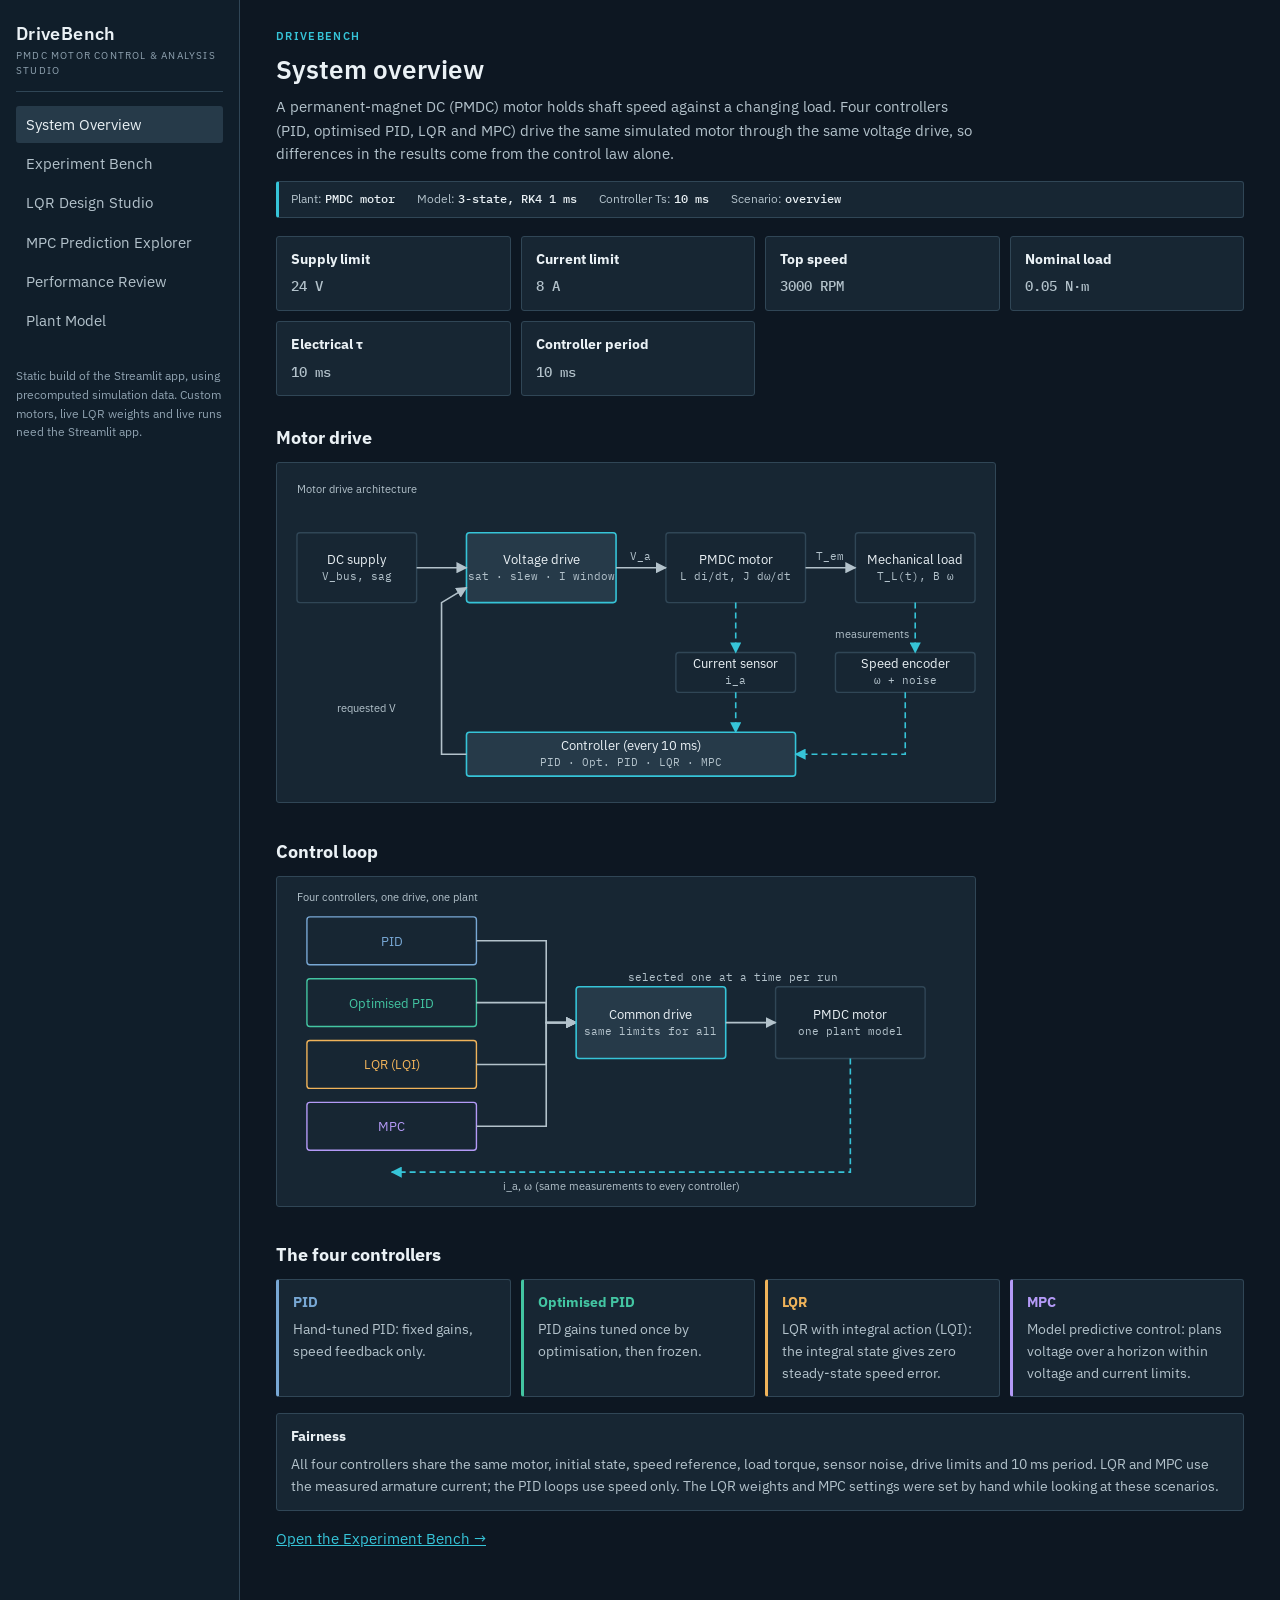
<file: web/index.html>
<!DOCTYPE html>
<html lang="en">
  <head>
    <meta charset="utf-8" />
    <meta name="viewport" content="width=device-width, initial-scale=1" />
    <title>DriveBench · PMDC Motor Control &amp; Analysis Studio</title>
    <link rel="stylesheet" href="https://fonts.googleapis.com/css2?family=IBM+Plex+Mono:wght@400;500&family=IBM+Plex+Sans:wght@400;500;600&display=swap" />
    <link rel="stylesheet" href="css/lab.css" />
  </head>
  <body>
    <div class="shell" id="shell"></div>
    <script type="module">
      import { shell, status } from "./js/nav.js";
      import { COLORS, LABELS, IDS } from "./js/theme.js";
      const notes = {
        pid: "Hand-tuned PID: fixed gains, speed feedback only.",
        optimized_pid: "PID gains tuned once by optimisation, then frozen.",
        lqr: "LQR with integral action (LQI): the integral state gives zero steady-state speed error.",
        mpc: "Model predictive control: plans voltage over a horizon within voltage and current limits.",
      };
      shell("overview", `
        <p class="eyebrow">DriveBench</p>
        <h1>System overview</h1>
        <p class="lede">A permanent-magnet DC (PMDC) motor holds shaft speed against a changing load. Four controllers
        (PID, optimised PID, LQR and MPC) drive the same simulated motor through the same voltage drive, so differences in
        the results come from the control law alone.</p>
        ${status("overview")}
        <div class="grid">
          <div class="panel"><h3>Supply limit</h3><p class="mono">24 V</p></div>
          <div class="panel"><h3>Current limit</h3><p class="mono">8 A</p></div>
          <div class="panel"><h3>Top speed</h3><p class="mono">3000 RPM</p></div>
          <div class="panel"><h3>Nominal load</h3><p class="mono">0.05 N·m</p></div>
          <div class="panel"><h3>Electrical τ</h3><p class="mono">10 ms</p></div>
          <div class="panel"><h3>Controller period</h3><p class="mono">10 ms</p></div>
        </div>
        <h2>Motor drive</h2><div id="d1"></div>
        <h2>Control loop</h2><div id="d2"></div>
        <h2>The four controllers</h2>
        <div class="grid">${IDS.map((c) => `<div class="panel" style="border-left:3px solid ${COLORS[c]}"><h3 style="color:${COLORS[c]}">${LABELS[c]}</h3><p>${notes[c]}</p></div>`).join("")}</div>
        <div class="panel"><h3>Fairness</h3><p>All four controllers share the same motor, initial state, speed reference, load torque, sensor noise, drive limits and 10 ms period. LQR and MPC use the measured armature current; the PID loops use speed only. The LQR weights and MPC settings were set by hand while looking at these scenarios.</p></div>
        <p style="margin-top:16px"><a style="color:var(--accent)" href="bench.html">Open the Experiment Bench →</a></p>
      `);
      for (const [id, f] of [["d1", "drive"], ["d2", "controllers"]])
        fetch(`diagrams/${f}.html`).then((r) => r.text()).then((t) => (document.getElementById(id).innerHTML = t));
    </script>
  </body>
</html>
</file>
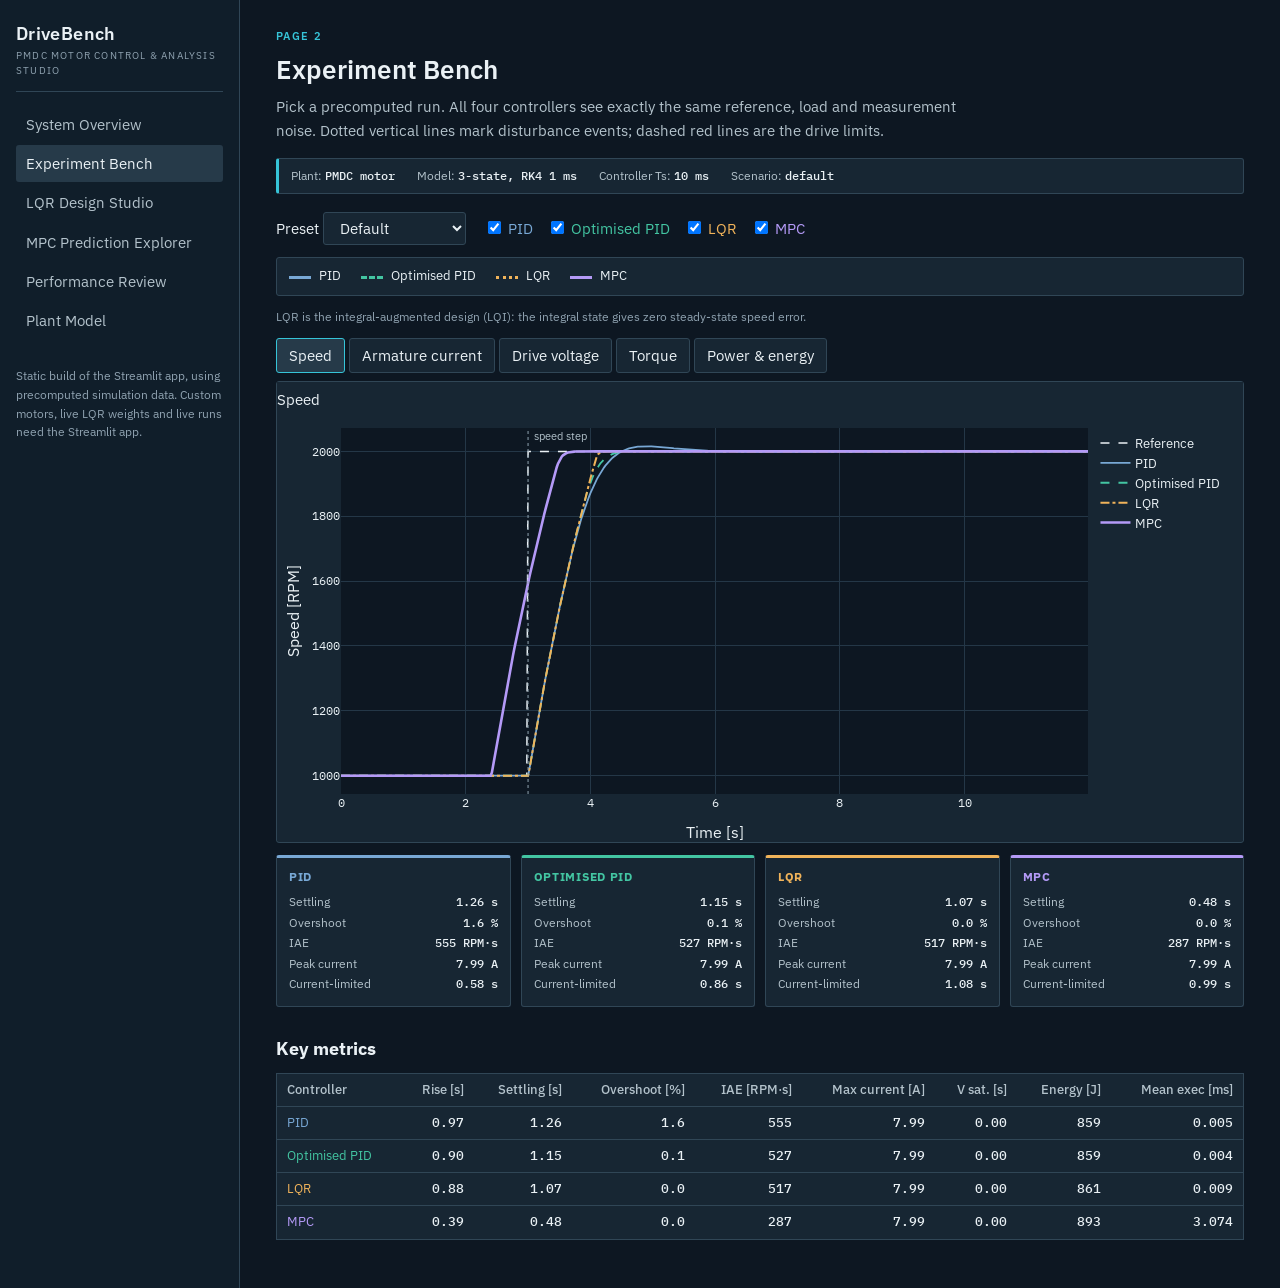
<file: web/bench.html>
<!DOCTYPE html>
<html lang="en">
  <head>
    <meta charset="utf-8" />
    <meta name="viewport" content="width=device-width, initial-scale=1" />
    <title>Experiment Bench · DriveBench</title>
    <link rel="stylesheet" href="https://fonts.googleapis.com/css2?family=IBM+Plex+Mono:wght@400;500&family=IBM+Plex+Sans:wght@400;500;600&display=swap" />
    <link rel="stylesheet" href="css/lab.css" />
    <script src="https://cdn.plot.ly/plotly-2.35.2.min.js"></script>
  </head>
  <body>
    <div class="shell" id="shell"></div>
    <script type="module">
      import { shell, status, getJSON } from "./js/nav.js";
      import { IDS, LABELS, COLORS, legend } from "./js/theme.js";
      import { quantityChart } from "./js/charts.js";
      const PRESETS = [
        ["default", "Default"], ["setpoint_step", "Speed step"], ["load_step", "Load step"],
        ["load_removal", "Load removal"], ["periodic_load", "Periodic load"], ["noisy_encoder", "Noisy encoder"],
        ["tight_limits", "Tight limits"], ["model_mismatch", "Mismatch"], ["reverse", "Reverse"],
      ];
      const TABS = [["speed", "Speed"], ["current", "Armature current"], ["voltage", "Drive voltage"], ["torque", "Torque"], ["power", "Power & energy"]];
      shell("bench", `
        <p class="eyebrow">Page 2</p><h1>Experiment Bench</h1>
        <p class="lede">Pick a precomputed run. All four controllers see exactly the same reference, load and measurement noise.
        Dotted vertical lines mark disturbance events; dashed red lines are the drive limits.</p>
        <div id="st"></div>
        <label>Preset <select id="preset">${PRESETS.map(([k, l]) => `<option value="${k}">${l}</option>`).join("")}</select></label>
        <span id="checks">${IDS.map((c) => `<label style="margin-left:14px"><input type="checkbox" value="${c}" checked /> <span style="color:${COLORS[c]}">${LABELS[c]}</span></label>`).join("")}</span>
        <div id="leg" style="margin-top:12px"></div>
        <div class="tabs" id="tabs">${TABS.map(([k, l]) => `<button data-q="${k}">${l}</button>`).join("")}</div>
        <div class="chart" id="chart"></div>
        <div class="grid" id="tiles"></div>
        <h2>Key metrics</h2><div id="table"></div>
      `);
      let data = null, qty = "speed";
      const sel = () => IDS.filter((c) => document.querySelector(`#checks input[value=${c}]`).checked);
      const f = (v, n = 2) => (v == null ? "—" : Number(v).toFixed(n));
      function draw() {
        const ids = sel();
        if (!ids.length) return;
        document.getElementById("leg").innerHTML = legend(ids);
        document.querySelectorAll("#tabs button").forEach((b) => b.classList.toggle("on", b.dataset.q === qty));
        quantityChart(document.getElementById("chart"), data, ids, qty);
        document.getElementById("tiles").innerHTML = ids.map((c) => {
          const m = data.runs[c].metrics;
          return `<div class="tile" style="border-top-color:${COLORS[c]}"><h3 style="color:${COLORS[c]}">${LABELS[c]}</h3>
            <div class="row"><span>Settling</span><b>${f(m.settling_time_s)} s</b></div>
            <div class="row"><span>Overshoot</span><b>${f(m.overshoot_pct, 1)} %</b></div>
            <div class="row"><span>IAE</span><b>${f(m.iae, 0)} RPM·s</b></div>
            <div class="row"><span>Peak current</span><b>${f(m.max_current_a)} A</b></div>
            <div class="row"><span>Current-limited</span><b>${f(m.current_limit_s)} s</b></div></div>`;
        }).join("");
        document.getElementById("table").innerHTML = `<table><tr><th>Controller</th><th>Rise [s]</th><th>Settling [s]</th><th>Overshoot [%]</th><th>IAE [RPM·s]</th><th>Max current [A]</th><th>V sat. [s]</th><th>Energy [J]</th><th>Mean exec [ms]</th></tr>${ids.map((c) => {
          const m = data.runs[c].metrics, e = data.runs[c].exec_ms;
          const mean = e && e.length ? e.reduce((a, b) => a + b, 0) / e.length : null;
          return `<tr><td style="color:${COLORS[c]}">${LABELS[c]}</td><td class="num">${f(m.rise_time_s)}</td><td class="num">${f(m.settling_time_s)}</td><td class="num">${f(m.overshoot_pct, 1)}</td><td class="num">${f(m.iae, 0)}</td><td class="num">${f(m.max_current_a)}</td><td class="num">${f(m.voltage_saturation_s)}</td><td class="num">${f(m.electrical_energy_j, 0)}</td><td class="num">${f(mean, 3)}</td></tr>`;
        }).join("")}</table>`;
      }
      async function load(name) {
        data = await getJSON(`data/playground/${name}.json`);
        document.getElementById("st").innerHTML = status(name.replace(/_/g, " "));
        draw();
      }
      document.getElementById("preset").onchange = (e) => load(e.target.value);
      document.getElementById("tabs").onclick = (e) => { if (e.target.dataset.q) { qty = e.target.dataset.q; draw(); } };
      document.getElementById("checks").onchange = draw;
      load("default");
    </script>
  </body>
</html>
</file>
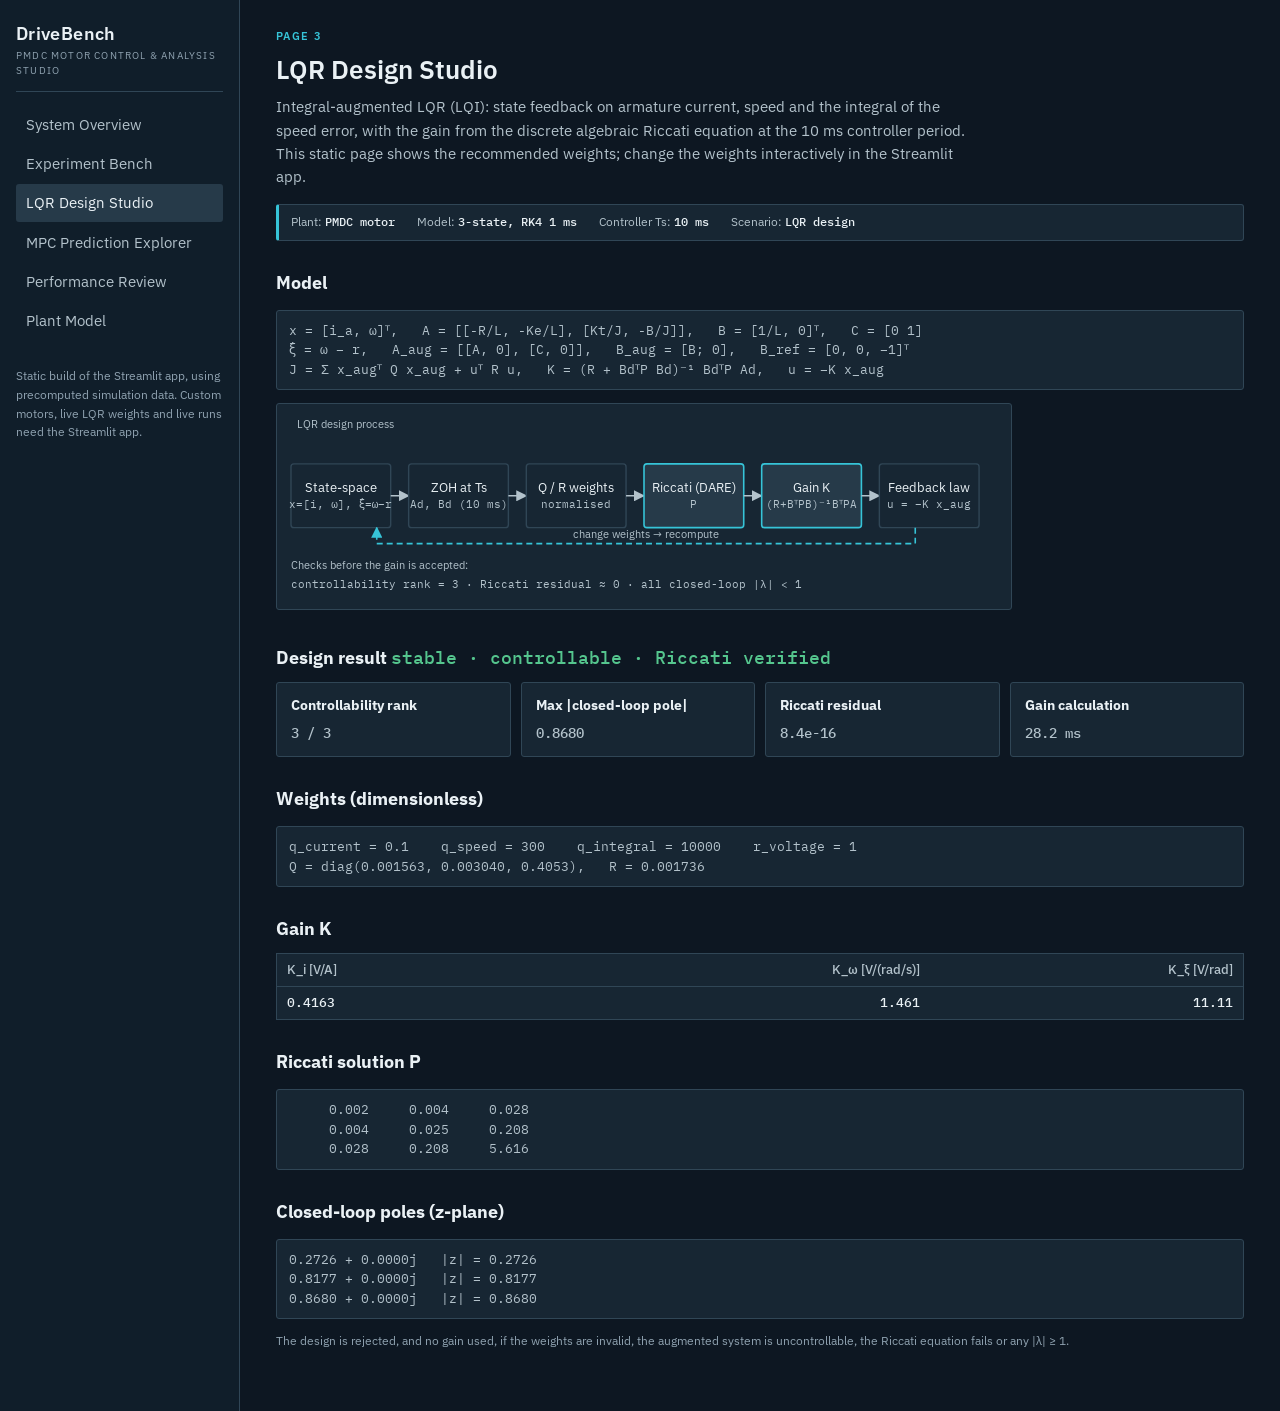
<file: web/lqr.html>
<!DOCTYPE html>
<html lang="en">
  <head>
    <meta charset="utf-8" />
    <meta name="viewport" content="width=device-width, initial-scale=1" />
    <title>LQR Design Studio · DriveBench</title>
    <link rel="stylesheet" href="https://fonts.googleapis.com/css2?family=IBM+Plex+Mono:wght@400;500&family=IBM+Plex+Sans:wght@400;500;600&display=swap" />
    <link rel="stylesheet" href="css/lab.css" />
  </head>
  <body>
    <div class="shell" id="shell"></div>
    <script type="module">
      import { shell, status, getJSON } from "./js/nav.js";
      const d = await getJSON("data/lqr.json");
      const g = (v) => Number(v).toPrecision(4);
      const mat = (M) => M.map((r) => r.map((x) => Number(x).toFixed(3).padStart(10)).join("")).join("\n");
      const maxAbs = Math.max(...d.eig_re.map((re, i) => Math.hypot(re, d.eig_im[i])));
      shell("lqr", `
        <p class="eyebrow">Page 3</p><h1>LQR Design Studio</h1>
        <p class="lede">Integral-augmented LQR (LQI): state feedback on armature current, speed and the integral of the speed error, with the gain from the discrete algebraic Riccati equation at the 10 ms controller period. This static page shows the recommended weights; change the weights interactively in the Streamlit app.</p>
        ${status("LQR design")}
        <h2>Model</h2>
        <pre>x = [i_a, ω]ᵀ,   A = [[-R/L, -Ke/L], [Kt/J, -B/J]],   B = [1/L, 0]ᵀ,   C = [0 1]
ξ̇ = ω − r,   A_aug = [[A, 0], [C, 0]],   B_aug = [B; 0],   B_ref = [0, 0, −1]ᵀ
J = Σ x_augᵀ Q x_aug + uᵀ R u,   K = (R + BdᵀP Bd)⁻¹ BdᵀP Ad,   u = −K x_aug</pre>
        <div id="proc"></div>
        <h2>Design result <span class="ok mono">stable · controllable · Riccati verified</span></h2>
        <div class="grid">
          <div class="panel"><h3>Controllability rank</h3><p class="mono">${d.rank} / 3</p></div>
          <div class="panel"><h3>Max |closed-loop pole|</h3><p class="mono">${maxAbs.toFixed(4)}</p></div>
          <div class="panel"><h3>Riccati residual</h3><p class="mono">${d.residual.toExponential(1)}</p></div>
          <div class="panel"><h3>Gain calculation</h3><p class="mono">${d.design_time_ms.toFixed(1)} ms</p></div>
        </div>
        <h2>Weights (dimensionless)</h2>
        <pre>q_current = ${d.weights.q_current}    q_speed = ${d.weights.q_speed}    q_integral = ${d.weights.q_integral}    r_voltage = ${d.weights.r_voltage}
Q = diag(${d.Q_diag.map(g).join(", ")}),   R = ${g(d.R)}</pre>
        <h2>Gain K</h2>
        <table><tr><th>K_i [V/A]</th><th>K_ω [V/(rad/s)]</th><th>K_ξ [V/rad]</th></tr>
        <tr><td class="num">${g(d.K[0])}</td><td class="num">${g(d.K[1])}</td><td class="num">${g(d.K[2])}</td></tr></table>
        <h2>Riccati solution P</h2><pre>${mat(d.P)}</pre>
        <h2>Closed-loop poles (z-plane)</h2>
        <pre>${d.eig_re.map((re, i) => `${re.toFixed(4)} ${d.eig_im[i] >= 0 ? "+" : "−"} ${Math.abs(d.eig_im[i]).toFixed(4)}j   |z| = ${Math.hypot(re, d.eig_im[i]).toFixed(4)}`).join("\n")}</pre>
        <p class="note">The design is rejected, and no gain used, if the weights are invalid, the augmented system is uncontrollable, the Riccati equation fails or any |λ| ≥ 1.</p>
      `);
      fetch("diagrams/lqr.html").then((r) => r.text()).then((t) => (document.getElementById("proc").innerHTML = t));
    </script>
  </body>
</html>
</file>
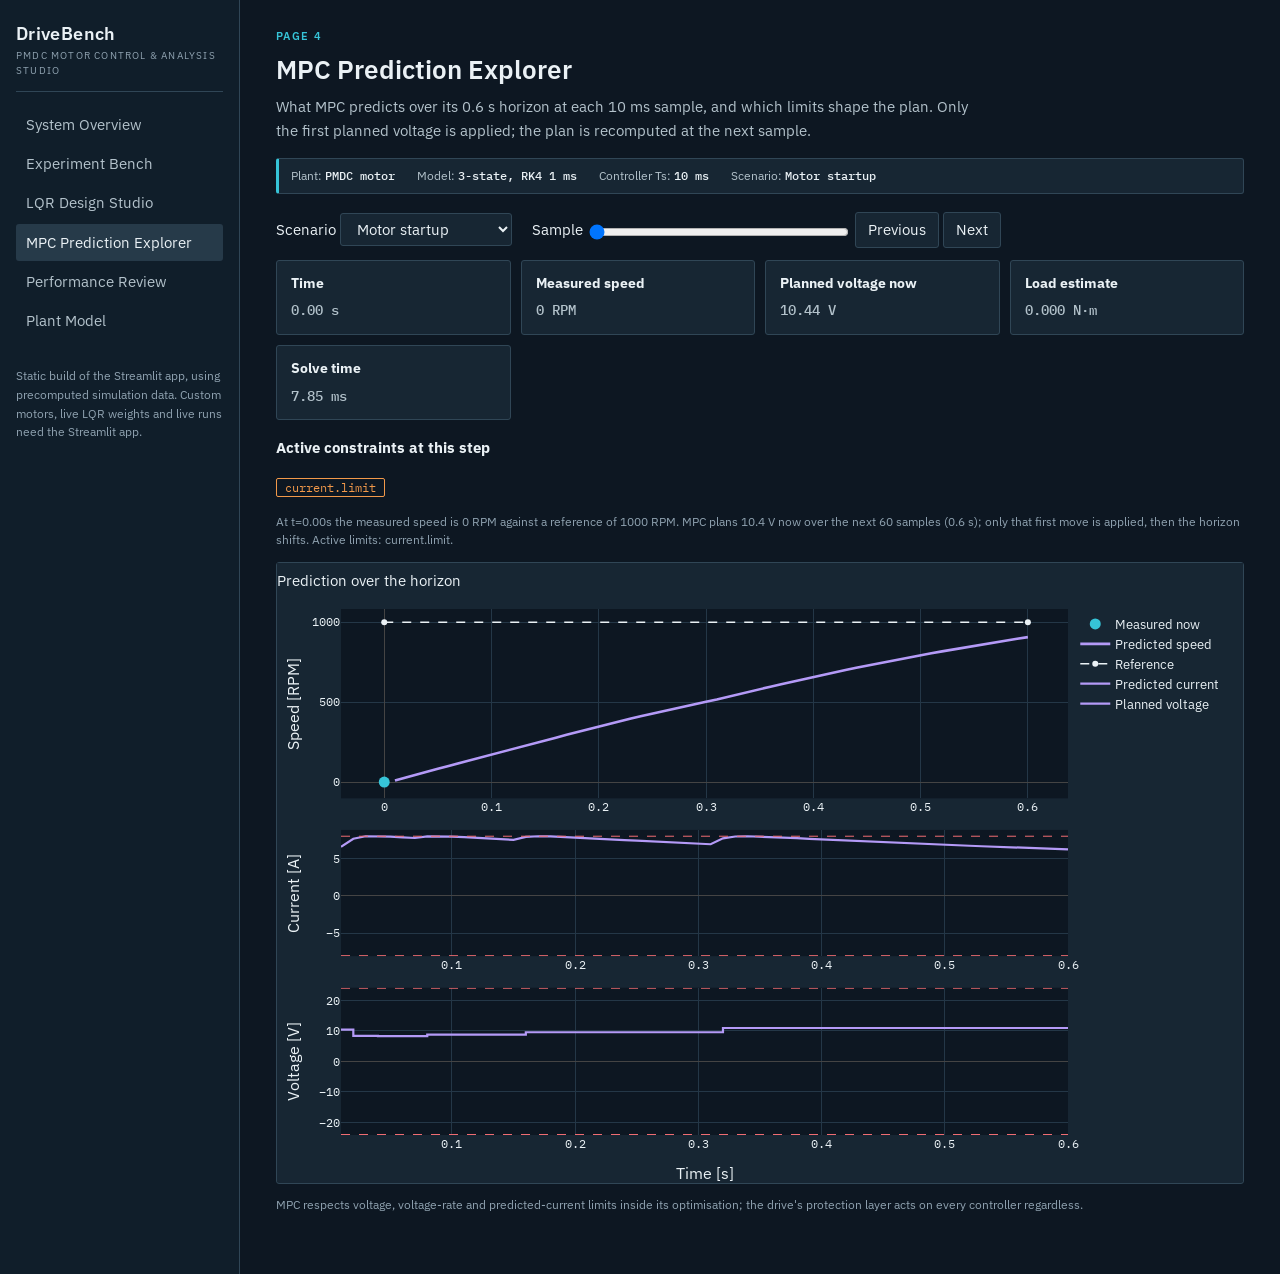
<file: web/mpc.html>
<!DOCTYPE html>
<html lang="en">
  <head>
    <meta charset="utf-8" />
    <meta name="viewport" content="width=device-width, initial-scale=1" />
    <title>MPC Prediction Explorer · DriveBench</title>
    <link rel="stylesheet" href="https://fonts.googleapis.com/css2?family=IBM+Plex+Mono:wght@400;500&family=IBM+Plex+Sans:wght@400;500;600&display=swap" />
    <link rel="stylesheet" href="css/lab.css" />
    <script src="https://cdn.plot.ly/plotly-2.35.2.min.js"></script>
  </head>
  <body>
    <div class="shell" id="shell"></div>
    <script type="module">
      import { shell, status, getJSON } from "./js/nav.js";
      import { mpcChart } from "./js/charts.js";
      const SC = [["motor_startup", "Motor startup"], ["speed_tracking", "Speed tracking"], ["load_step", "Sudden load"],
        ["load_removal", "Load removal"], ["voltage_saturation", "Voltage saturation"], ["current_protection", "Current protection"],
        ["model_mismatch", "Model mismatch"], ["sensor_noise", "Sensor noise"], ["variable_load", "Variable load"], ["reverse_operation", "Reverse operation"]];
      shell("mpc", `
        <p class="eyebrow">Page 4</p><h1>MPC Prediction Explorer</h1>
        <p class="lede">What MPC predicts over its 0.6 s horizon at each 10 ms sample, and which limits shape the plan. Only the first planned voltage is applied; the plan is recomputed at the next sample.</p>
        <div id="st"></div>
        <label>Scenario <select id="sc">${SC.map(([k, l]) => `<option value="${k}">${l}</option>`).join("")}</select></label>
        <label style="margin-left:16px">Sample <input type="range" id="idx" min="0" max="0" value="0" style="vertical-align:middle;width:260px" /></label>
        <button id="prev">Previous</button> <button id="next">Next</button>
        <div class="grid" id="tiles" style="margin-top:12px"></div>
        <p><b>Active constraints at this step</b></p><div class="chips" id="chips"></div>
        <p class="note" id="cap"></p>
        <div class="chart" id="chart"></div>
        <p class="note">MPC respects voltage, voltage-rate and predicted-current limits inside its optimisation; the drive's protection layer acts on every controller regardless.</p>
      `);
      let log = null, i = 0;
      const el = (id) => document.getElementById(id);
      function draw() {
        const s = log.snapshots[i];
        el("idx").value = i;
        el("tiles").innerHTML = [["Time", s.time_s.toFixed(2) + " s"], ["Measured speed", s.y_meas.toFixed(0) + " RPM"],
          ["Planned voltage now", s.u_applied.toFixed(2) + " V"], ["Load estimate", s.d_hat.toFixed(3) + " N·m"],
          ["Solve time", s.solve_ms.toFixed(2) + " ms"]].map(([k, v]) => `<div class="panel"><h3>${k}</h3><p class="mono">${v}</p></div>`).join("");
        el("chips").innerHTML = s.active_constraints?.length ? s.active_constraints.map((c) => `<span>${c}</span>`).join("") : '<span class="ok" style="border-color:var(--ok);color:var(--ok)">no active constraints</span>';
        el("cap").textContent = s.caption;
        mpcChart(el("chart"), s, 0.01, 8, 24);
      }
      async function load(k) {
        log = await getJSON(`data/step_through/${k}_h60.json`);
        i = 0;
        el("idx").max = log.snapshots.length - 1;
        el("st").innerHTML = status(SC.find((x) => x[0] === k)[1]);
        draw();
      }
      el("sc").onchange = (e) => load(e.target.value);
      el("idx").oninput = (e) => { i = +e.target.value; draw(); };
      el("prev").onclick = () => { i = Math.max(0, i - 1); draw(); };
      el("next").onclick = () => { i = Math.min(log.snapshots.length - 1, i + 1); draw(); };
      load("motor_startup");
    </script>
  </body>
</html>
</file>
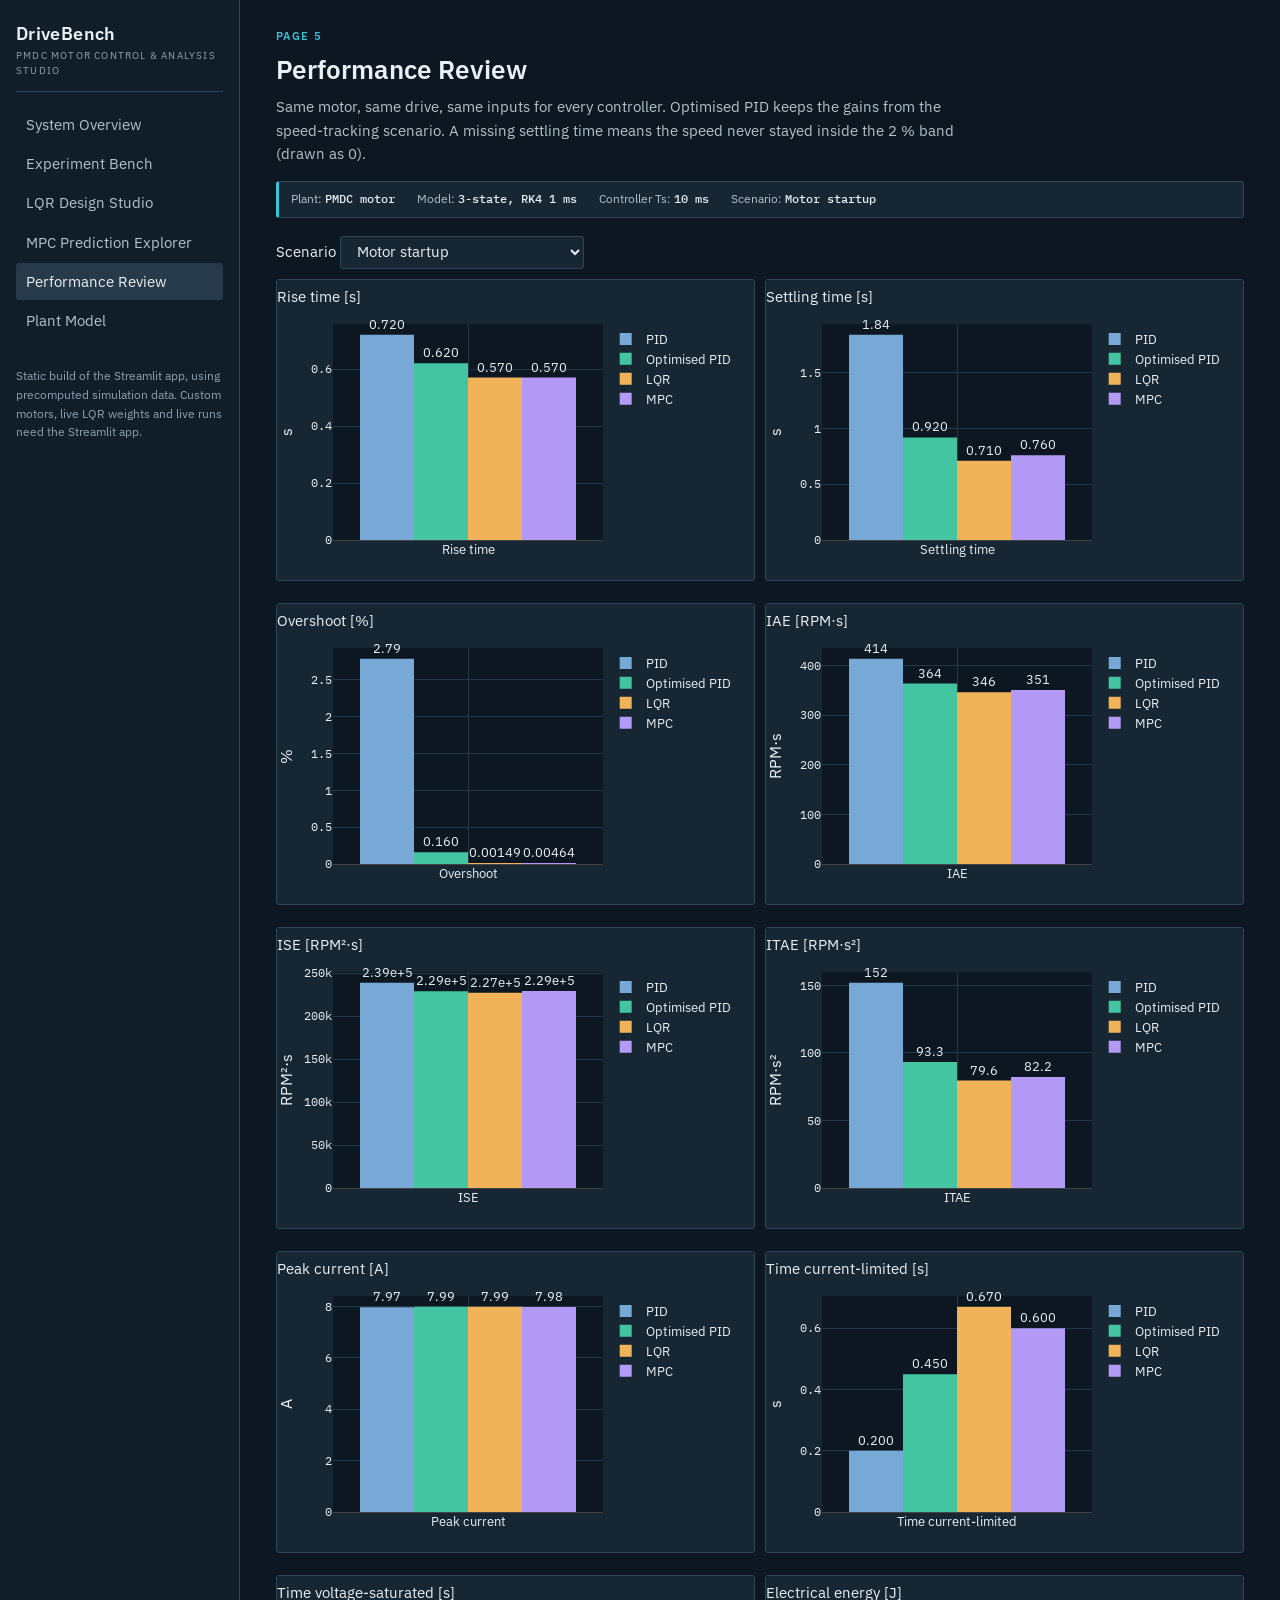
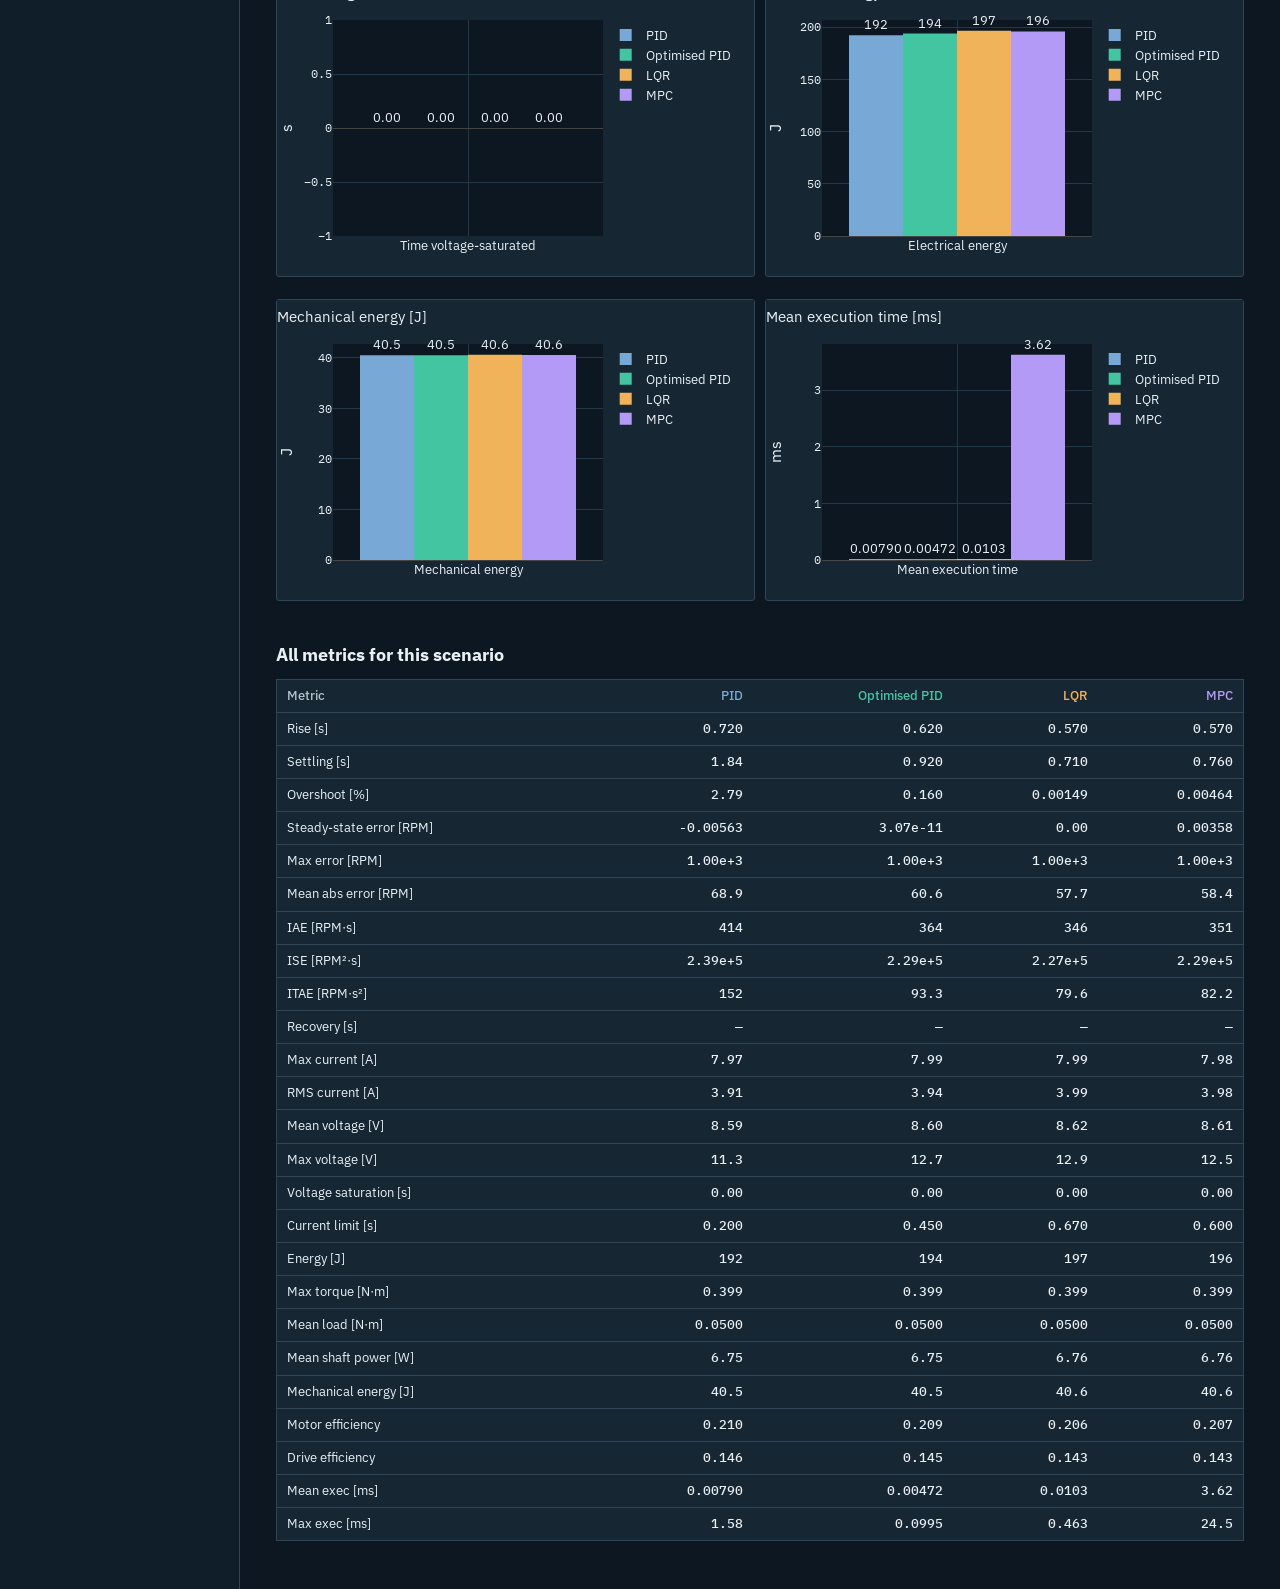
<file: web/performance.html>
<!DOCTYPE html>
<html lang="en">
  <head>
    <meta charset="utf-8" />
    <meta name="viewport" content="width=device-width, initial-scale=1" />
    <title>Performance Review · DriveBench</title>
    <link rel="stylesheet" href="https://fonts.googleapis.com/css2?family=IBM+Plex+Mono:wght@400;500&family=IBM+Plex+Sans:wght@400;500;600&display=swap" />
    <link rel="stylesheet" href="css/lab.css" />
    <script src="https://cdn.plot.ly/plotly-2.35.2.min.js"></script>
  </head>
  <body>
    <div class="shell" id="shell"></div>
    <script type="module">
      import { shell, status, getJSON } from "./js/nav.js";
      import { barChart } from "./js/charts.js";
      import { IDS, LABELS, COLORS } from "./js/theme.js";
      const rows = (await getJSON("data/scorecard.json")).rows;
      const idOf = { PID: "pid", "Optimized PID": "optimized_pid", LQR: "lqr", MPC: "mpc" };
      const scenarios = [...new Set(rows.map((r) => r.Scenario))];
      const CH = [["Rise [s]", "Rise time", "s"], ["Settling [s]", "Settling time", "s"], ["Overshoot [%]", "Overshoot", "%"],
        ["IAE [RPM·s]", "IAE", "RPM·s"], ["ISE [RPM²·s]", "ISE", "RPM²·s"], ["ITAE [RPM·s²]", "ITAE", "RPM·s²"],
        ["Max current [A]", "Peak current", "A"], ["Current limit [s]", "Time current-limited", "s"],
        ["Voltage saturation [s]", "Time voltage-saturated", "s"], ["Energy [J]", "Electrical energy", "J"],
        ["Mechanical energy [J]", "Mechanical energy", "J"], ["Mean exec [ms]", "Mean execution time", "ms"]];
      shell("performance", `
        <p class="eyebrow">Page 5</p><h1>Performance Review</h1>
        <p class="lede">Same motor, same drive, same inputs for every controller. Optimised PID keeps the gains from the speed-tracking scenario. A missing settling time means the speed never stayed inside the 2 % band (drawn as 0).</p>
        <div id="st"></div>
        <label>Scenario <select id="sc">${scenarios.map((s) => `<option>${s}</option>`).join("")}</select></label>
        <div class="grid" id="charts" style="grid-template-columns:repeat(auto-fit,minmax(340px,1fr))"></div>
        <h2>All metrics for this scenario</h2><div id="table"></div>
      `);
      const f = (v) => (v == null ? "—" : Number(v).toPrecision(3));
      function draw(s) {
        document.getElementById("st").innerHTML = status(s);
        const sub = Object.fromEntries(rows.filter((r) => r.Scenario === s).map((r) => [idOf[r.Controller], r]));
        const box = document.getElementById("charts");
        box.innerHTML = CH.map((_, k) => `<div class="chart" id="c${k}"></div>`).join("");
        CH.forEach(([col, title, unit], k) => {
          const vals = {};
          IDS.forEach((c) => (vals[c] = sub[c][col] ?? 0));
          barChart(document.getElementById(`c${k}`), title, unit, vals);
        });
        const cols = Object.keys(sub.pid).filter((c) => c !== "Scenario" && c !== "Controller");
        document.getElementById("table").innerHTML = `<table><tr><th>Metric</th>${IDS.map((c) => `<th style="color:${COLORS[c]}">${LABELS[c]}</th>`).join("")}</tr>${cols.map((col) => `<tr><td>${col}</td>${IDS.map((c) => `<td class="num">${f(sub[c][col])}</td>`).join("")}</tr>`).join("")}</table>`;
      }
      document.getElementById("sc").onchange = (e) => draw(e.target.value);
      draw(scenarios[0]);
    </script>
  </body>
</html>
</file>
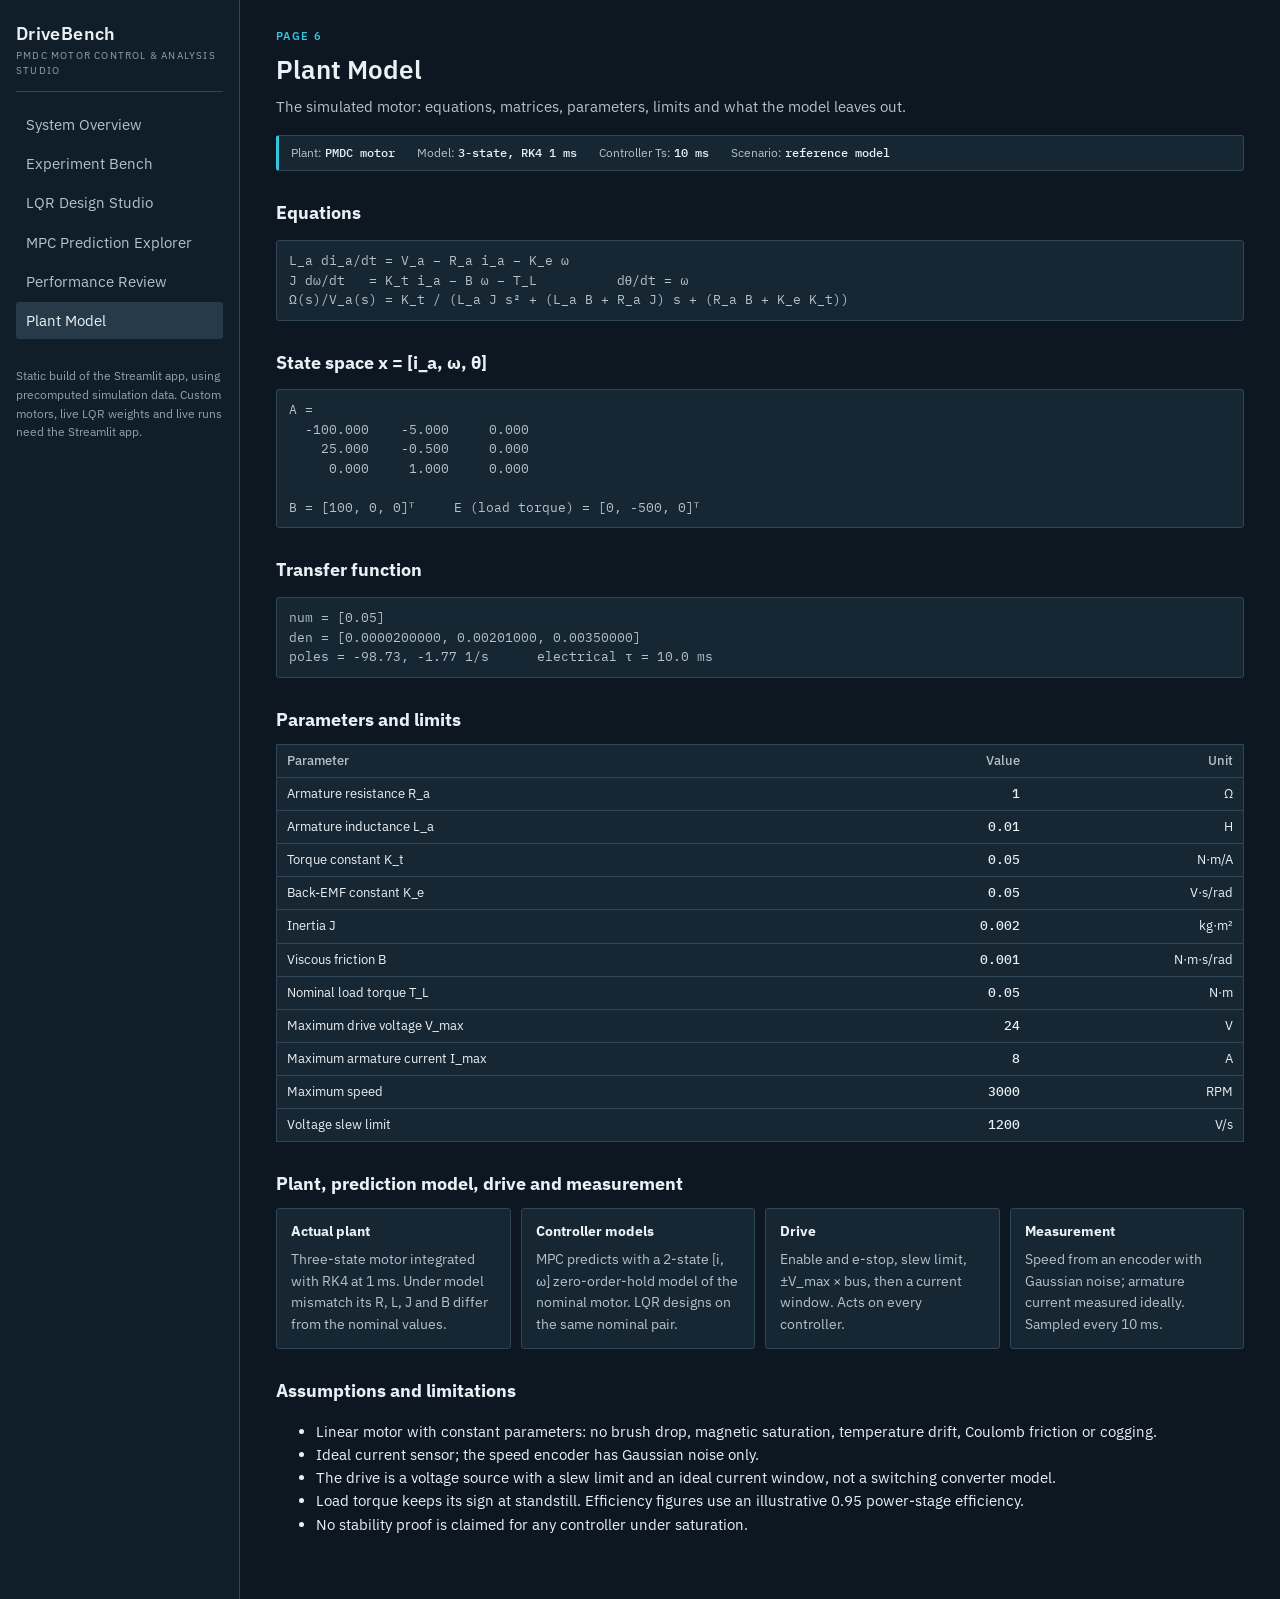
<file: web/plant.html>
<!DOCTYPE html>
<html lang="en">
  <head>
    <meta charset="utf-8" />
    <meta name="viewport" content="width=device-width, initial-scale=1" />
    <title>Plant Model · DriveBench</title>
    <link rel="stylesheet" href="https://fonts.googleapis.com/css2?family=IBM+Plex+Mono:wght@400;500&family=IBM+Plex+Sans:wght@400;500;600&display=swap" />
    <link rel="stylesheet" href="css/lab.css" />
  </head>
  <body>
    <div class="shell" id="shell"></div>
    <script type="module">
      import { shell, status, getJSON } from "./js/nav.js";
      const d = await getJSON("data/plant.json");
      const p = d.params;
      const mat = (M) => M.map((r) => r.map((x) => Number(x).toFixed(3).padStart(10)).join("")).join("\n");
      const rows = [["Armature resistance R_a", p.R_a, "Ω"], ["Armature inductance L_a", p.L_a, "H"], ["Torque constant K_t", p.K_t, "N·m/A"],
        ["Back-EMF constant K_e", p.K_e, "V·s/rad"], ["Inertia J", p.J, "kg·m²"], ["Viscous friction B", p.B, "N·m·s/rad"],
        ["Nominal load torque T_L", p.T_L, "N·m"], ["Maximum drive voltage V_max", p.V_max, "V"], ["Maximum armature current I_max", p.I_max, "A"],
        ["Maximum speed", p.omega_max_rpm, "RPM"], ["Voltage slew limit", d.slew_v_per_s, "V/s"]];
      shell("plant", `
        <p class="eyebrow">Page 6</p><h1>Plant Model</h1>
        <p class="lede">The simulated motor: equations, matrices, parameters, limits and what the model leaves out.</p>
        ${status("reference model")}
        <h2>Equations</h2>
        <pre>L_a di_a/dt = V_a − R_a i_a − K_e ω
J dω/dt   = K_t i_a − B ω − T_L          dθ/dt = ω
Ω(s)/V_a(s) = K_t / (L_a J s² + (L_a B + R_a J) s + (R_a B + K_e K_t))</pre>
        <h2>State space  x = [i_a, ω, θ]</h2>
        <pre>A =\n${mat(d.A)}\n\nB = [${d.B.join(", ")}]ᵀ     E (load torque) = [${d.E.join(", ")}]ᵀ</pre>
        <h2>Transfer function</h2>
        <pre>num = [${d.num.join(", ")}]
den = [${d.den.map((x) => Number(x).toPrecision(6)).join(", ")}]
poles = ${d.poles.map((x) => Number(x).toFixed(2)).join(", ")} 1/s      electrical τ = ${d.tau_e_ms.toFixed(1)} ms</pre>
        <h2>Parameters and limits</h2>
        <table><tr><th>Parameter</th><th>Value</th><th>Unit</th></tr>${rows.map(([k, v, u]) => `<tr><td>${k}</td><td class="num">${v}</td><td>${u}</td></tr>`).join("")}</table>
        <h2>Plant, prediction model, drive and measurement</h2>
        <div class="grid">
          <div class="panel"><h3>Actual plant</h3><p>Three-state motor integrated with RK4 at 1 ms. Under model mismatch its R, L, J and B differ from the nominal values.</p></div>
          <div class="panel"><h3>Controller models</h3><p>MPC predicts with a 2-state [i, ω] zero-order-hold model of the nominal motor. LQR designs on the same nominal pair.</p></div>
          <div class="panel"><h3>Drive</h3><p>Enable and e-stop, slew limit, ±V_max × bus, then a current window. Acts on every controller.</p></div>
          <div class="panel"><h3>Measurement</h3><p>Speed from an encoder with Gaussian noise; armature current measured ideally. Sampled every 10 ms.</p></div>
        </div>
        <h2>Assumptions and limitations</h2>
        <ul>
          <li>Linear motor with constant parameters: no brush drop, magnetic saturation, temperature drift, Coulomb friction or cogging.</li>
          <li>Ideal current sensor; the speed encoder has Gaussian noise only.</li>
          <li>The drive is a voltage source with a slew limit and an ideal current window, not a switching converter model.</li>
          <li>Load torque keeps its sign at standstill. Efficiency figures use an illustrative 0.95 power-stage efficiency.</li>
          <li>No stability proof is claimed for any controller under saturation.</li>
        </ul>
      `);
    </script>
  </body>
</html>
</file>
<file: web/css/lab.css>
:root {
  --canvas: #0d1722; --sidebar: #101e2a; --panel: #172633; --raised: #263a49; --border: #304656;
  --text: #eaf1f5; --text2: #b3c2cb; --muted: #8fa2b0; --accent: #36c4d8;
  --pid: #78a8d5; --opt: #43c5a2; --lqr: #f0b35a; --mpc: #b49af7; --crit: #f06c72; --ok: #55c68e;
  --sans: "IBM Plex Sans", system-ui, -apple-system, "Segoe UI", Roboto, sans-serif;
  --mono: "IBM Plex Mono", ui-monospace, "Cascadia Mono", Consolas, monospace;
}
* { box-sizing: border-box; }
body { margin: 0; background: var(--canvas); color: var(--text); font: 15px/1.55 var(--sans); }
.shell { display: grid; grid-template-columns: 240px 1fr; min-height: 100vh; }
.sidebar { background: var(--sidebar); border-right: 1px solid var(--border); padding: 20px 16px; }
.brand { margin: 0; font-size: 18px; font-weight: 600; letter-spacing: .02em; }
.tag { margin: 0 0 14px; padding-bottom: 12px; border-bottom: 1px solid var(--border); font-size: 10px;
  letter-spacing: .12em; text-transform: uppercase; color: var(--muted); }
.nav a { display: block; padding: 7px 10px; margin: 2px 0; border-radius: 3px; color: var(--text2); text-decoration: none; }
.nav a:hover { background: var(--panel); }
.nav a.active { background: var(--raised); color: var(--text); }
.note { color: var(--muted); font-size: 12px; }
.main { padding: 28px 36px 48px; max-width: 1180px; }
.eyebrow { margin: 0 0 4px; font-size: 11px; font-weight: 600; letter-spacing: .12em; text-transform: uppercase; color: var(--accent); }
h1 { margin: 0 0 6px; font-size: 26px; font-weight: 600; }
h2 { margin: 28px 0 10px; font-size: 18px; }
.lede { max-width: 78ch; color: var(--text2); margin: 0 0 16px; }
.status { display: flex; flex-wrap: wrap; gap: 6px 22px; padding: 8px 12px; margin: 0 0 18px; background: var(--panel);
  border: 1px solid var(--border); border-left: 3px solid var(--accent); border-radius: 3px; font-size: 12px; color: var(--text2); }
.status b, .mono, td.num, .k { font-family: var(--mono); font-weight: 500; color: var(--text); }
.grid { display: grid; grid-template-columns: repeat(auto-fit, minmax(210px, 1fr)); gap: 10px; margin: 10px 0 16px; }
.panel { background: var(--panel); border: 1px solid var(--border); border-radius: 3px; padding: 12px 14px; }
.panel h3 { margin: 0 0 6px; font-size: 14px; }
.panel p { margin: 0; font-size: 14px; color: var(--text2); }
.tile { background: var(--panel); border: 1px solid var(--border); border-top-width: 3px; border-radius: 3px; padding: 10px 12px; }
.tile h3 { margin: 0 0 6px; font-size: 12px; letter-spacing: .06em; text-transform: uppercase; }
.row { display: flex; justify-content: space-between; font-size: 12px; color: var(--text2); margin: 2px 0; }
.row b { font-family: var(--mono); font-weight: 500; color: var(--text); }
.legend { display: flex; flex-wrap: wrap; gap: 8px 20px; padding: 8px 12px; margin: 0 0 12px; background: var(--panel);
  border: 1px solid var(--border); border-radius: 3px; font-size: 13px; }
.legend i { display: inline-block; width: 22px; border-top: 3px solid; margin-right: 8px; vertical-align: middle; }
.chart { background: var(--panel); border: 1px solid var(--border); border-radius: 3px; margin-bottom: 12px; }
.tabs { display: flex; gap: 4px; margin: 8px 0; flex-wrap: wrap; }
button, select { font: inherit; color: var(--text); background: var(--panel); border: 1px solid var(--border); border-radius: 3px; padding: 5px 12px; cursor: pointer; }
button.on { background: var(--raised); border-color: var(--accent); }
table { border-collapse: collapse; width: 100%; font-size: 13px; background: var(--panel); border: 1px solid var(--border); }
th, td { padding: 6px 10px; border-bottom: 1px solid var(--border); text-align: right; }
th:first-child, td:first-child { text-align: left; }
th { color: var(--text2); font-weight: 500; }
pre { background: var(--panel); border: 1px solid var(--border); border-radius: 3px; padding: 10px 12px; font: 13px/1.5 var(--mono); overflow-x: auto; color: var(--text2); }
svg { max-width: 100%; height: auto; }
.chips span { display: inline-block; margin: 0 6px 4px 0; padding: 1px 8px; border: 1px solid #f2994a; color: #f2994a; border-radius: 2px; font: 12px var(--mono); }
.ok { color: var(--ok); }
@media (max-width: 760px) {
  .shell { grid-template-columns: 1fr; }
  .sidebar { border-right: 0; border-bottom: 1px solid var(--border); }
  .nav { display: flex; flex-wrap: wrap; gap: 4px; }
  .main { padding: 18px 16px 36px; }
  h1 { font-size: 21px; }
}
</file>
